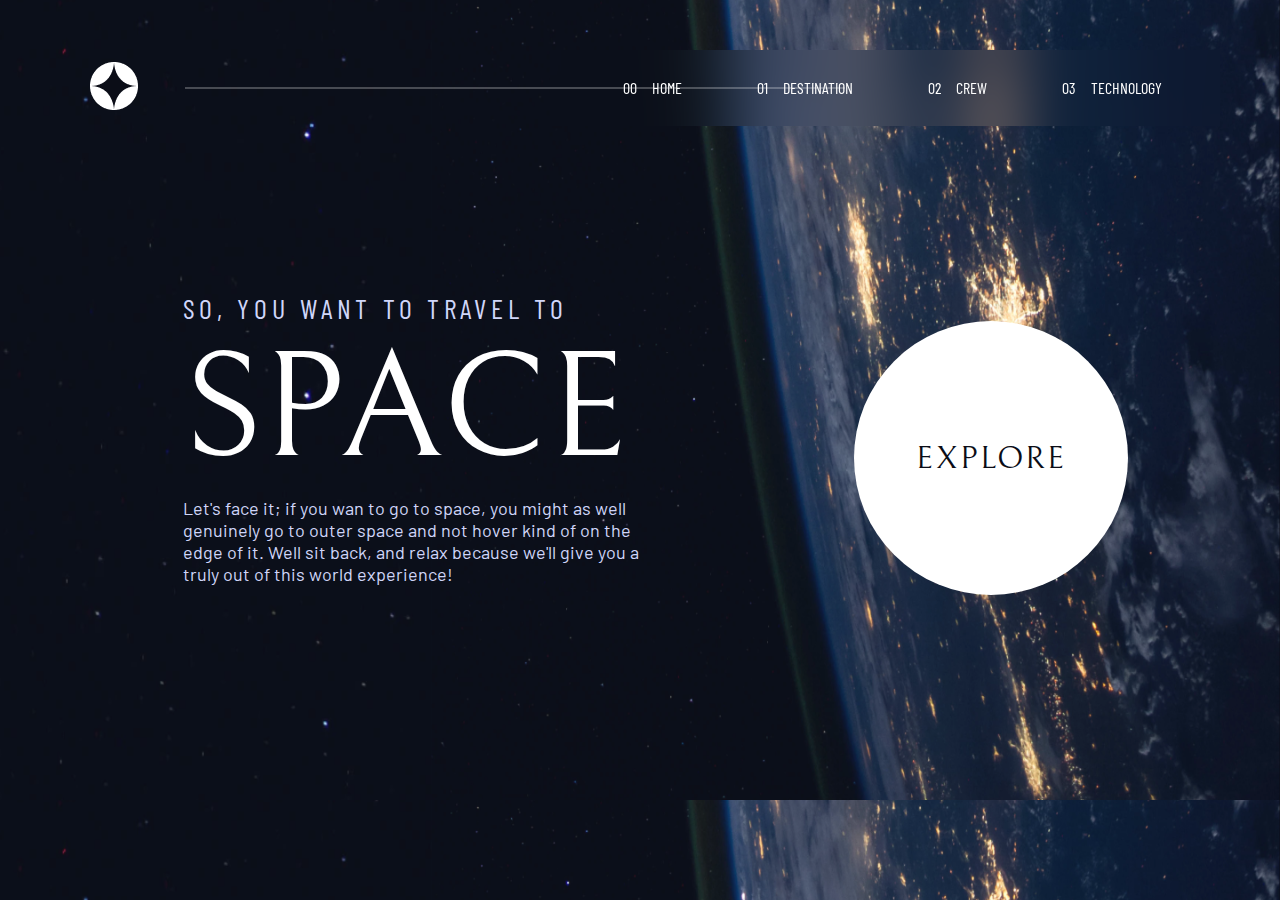
<file: index.html>
<!DOCTYPE html>
<html lang="en">
  <head>
    <meta charset="UTF-8" />
    <meta name="viewport" content="width=device-width, initial-scale=1.0" />
    <link rel="stylesheet" href="index.css" />
    <title>Index Page</title>
  </head>
  <body>
    <header>
      <div class="container">
        <div class="logo"><img src="images/logo.png" alt="" /></div>
        <div class="line"></div>
        <div class="menubar">
          <p>
            <a href="#"><b>00</b>HOME</a>
          </p>
          <p>
            <a href="#"><b>01</b>DESTINATION</a>
          </p>
          <p>
            <a href="#"><b>02</b>CREW</a>
          </p>
          <p>
            <a href="#"><b>03</b>TECHNOLOGY</a>
          </p>
        </div>
      </div>
    </header>
    <section>
      <div class="main-div">
        <div class="hero">
          <p id="content-1">SO, YOU WANT TO TRAVEL TO</p>
          <p id="content-2">SPACE</p>
          <p id="content-3">
            Let's face it; if you wan to go to space, you might as well<br />genuinely
            go to outer space and not hover kind of on the<br />edge of it. Well
            sit back, and relax because we'll give you a<br />truly out of this
            world experience!
          </p>
        </div>
        <div class="explore">
          <p id="explore">EXPLORE</p>
        </div>
      </div>
    </section>
  </body>
</html>
</file>
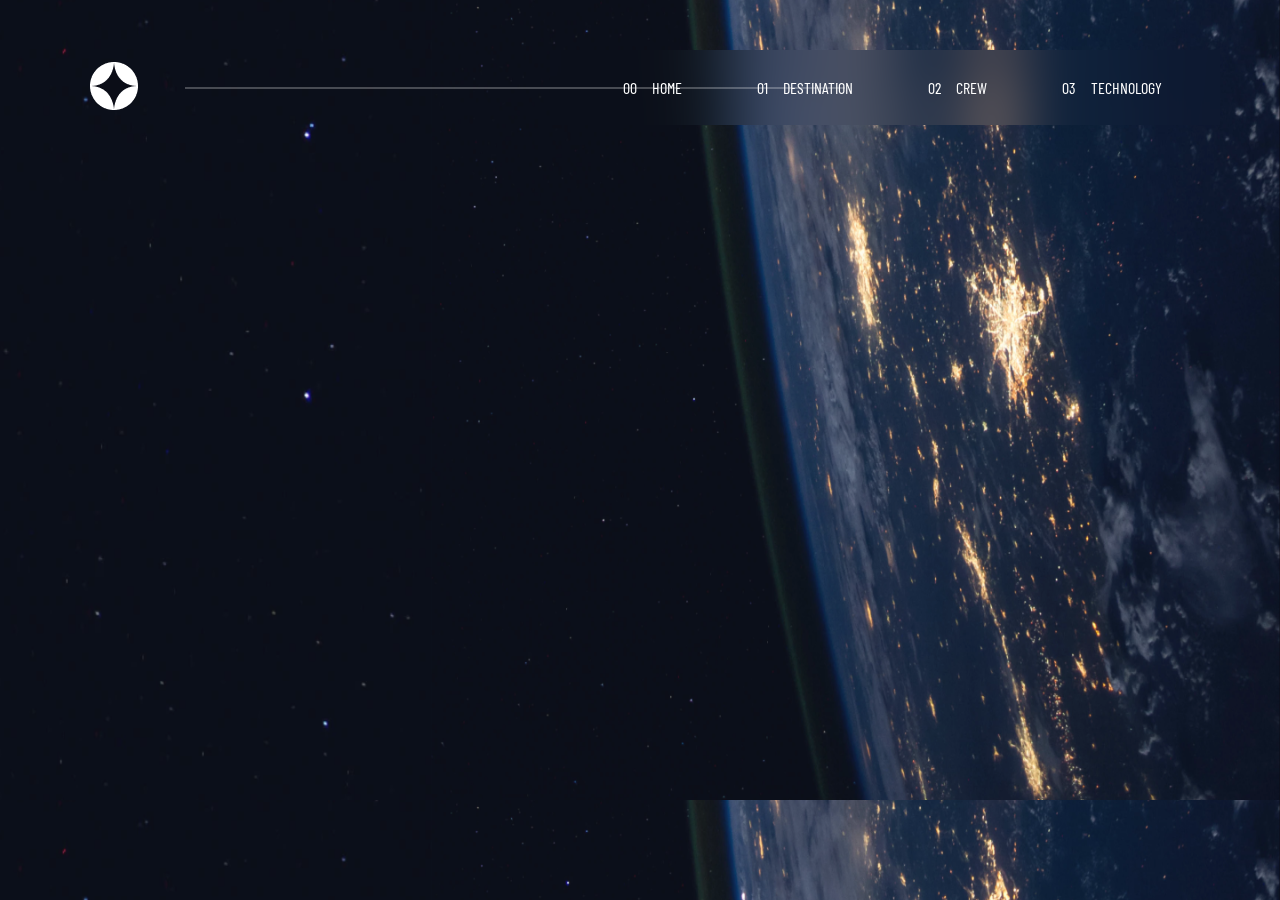
<file: header.html>
<!DOCTYPE html>
<html lang="en">
  <head>
    <meta charset="UTF-8" />
    <meta name="viewport" content="width=device-width, initial-scale=1.0" />
    <link rel="stylesheet" href="styles.css" />
    <title>Header Page</title>
  </head>
  <body>
    <header>
      <div class="container">
        <div class="logo"><img src="images/logo.png" alt="" /></div>
        <div class="line"></div>
        <div class="menubar">
             <p><a href="#"><b>00</b>HOME</a></p>
             <p><a href="#"><b>01</b>DESTINATION</a></p>
             <p><a href="#"><b>02</b>CREW</a></p>
             <p><a href="#"><b>03</b>TECHNOLOGY</a></p>
        </div>
      </div>
    </header>
  </body>
</html>
</file>
<file: index.css>
*{
    margin: 0;
    padding: 0;
    box-sizing: border-box;
    color: white;
    padding-left: 15px;
    padding-right:15px;
}

body{
    background-image: url('images/Bitmap.png');
    background-size : cover;
}


.container{
    display: flex;
    justify-content: space-between;
    align-items: center;
    margin-top: 35px;
    padding-top: 15px;
    padding-bottom: 15px;
    position: relative;
}

.menubar{
    display: flex;
    background-color: rgba(211, 190, 190, 0);
    backdrop-filter: blur(30px);
    padding: 28px;
}

.menubar p{
    font-weight: 100;   
}
.menubar a{
    text-decoration: none;   
    position: relative;
    font-family: BarlowCondensed;
}

.menubar a::before{
    content: '';
    position: absolute;
    bottom: -30px;
    left: 0;
    width: 0;
    height: 3px;
    background-color: white;
    transition: all .5s;
}

.menubar a:hover::before{
    width: 100%;
}

.line{
    border: 1px solid white;
    width: 660px;
    left: 140px;
    position: absolute;
    z-index: 1;
    opacity: 0.25;
}

@font-face{
    font-family: BarlowCondensed;
    src: url('fonts/BarlowCondensed-Regular.ttf');
}
@font-face{
    font-family: Bellefair;
    src: url('fonts/Bellefair-Regular.ttf');
}
@font-face{
    font-family: Barlow;
    src: url('fonts/Barlow-Regular.ttf');
}

.main-div{
    display: flex;
    justify-content: space-around;
    padding-top: 150px;
}

.hero #content-1{
    font-family: BarlowCondensed;
    font-weight: 400;
    font-size: 28px;
    letter-spacing: 4.72px; 
    color: #D0D6F9;
}

.hero #content-2{
    font-family: Bellefair;
    font-weight: 400;
    font-size: 150px;
}

.hero #content-3{
    font-family: Barlow;
    font-size: 18px;
    font-weight: 400;
    color: #D0D6F9;
}

.explore{
    background-color: white;
    height: 274px;
    width: 274px;
    display: flex;
    align-items: center;
    border-radius: 50%;
    justify-content: center;
    margin-top: 30px;
}
.explore #explore{
    font-family: Bellefair;
    color: #0B0D17;
    font-size: 32px;
    font-weight: 400;
    letter-spacing: 2px;
}
</file>
<file: styles.css>
*{
    margin: 0;
    padding: 0;
    box-sizing: border-box;
    color: white;
    font-family: BarlowCondensed;
    padding-left: 15px;
    padding-right:15px;
}
@font-face{
    font-family: BarlowCondensed;
    src: url('fonts/BarlowCondensed-Regular.ttf');
}

body{
    background-image: url('images/Bitmap.png');
    background-size: cover;
}

.container{
    display: flex;
    justify-content: space-between;
    align-items: center;
    margin-top: 35px;
    padding-top: 15px;
    padding-bottom: 15px;
    position: relative;
}

.menubar{
    display: flex;
    background-color: rgba(211, 190, 190, 0);
    backdrop-filter: blur(30px);
    padding: 28px;
}

.menubar p{
    font-weight: 100;   
}
.menubar a{
    text-decoration: none;   
    position: relative;
}

.menubar a::before{
    content: '';
    position: absolute;
    bottom: -30px;
    left: 0;
    width: 0;
    height: 3px;
    background-color: white;
    transition: all .5s;
}

.menubar a:hover::before{
    width: 100%;
}

.line{
    border: 1px solid white;
    width: 660px;
    left: 140px;
    position: absolute;
    z-index: 1;
    opacity: 0.25;
}
</file>
